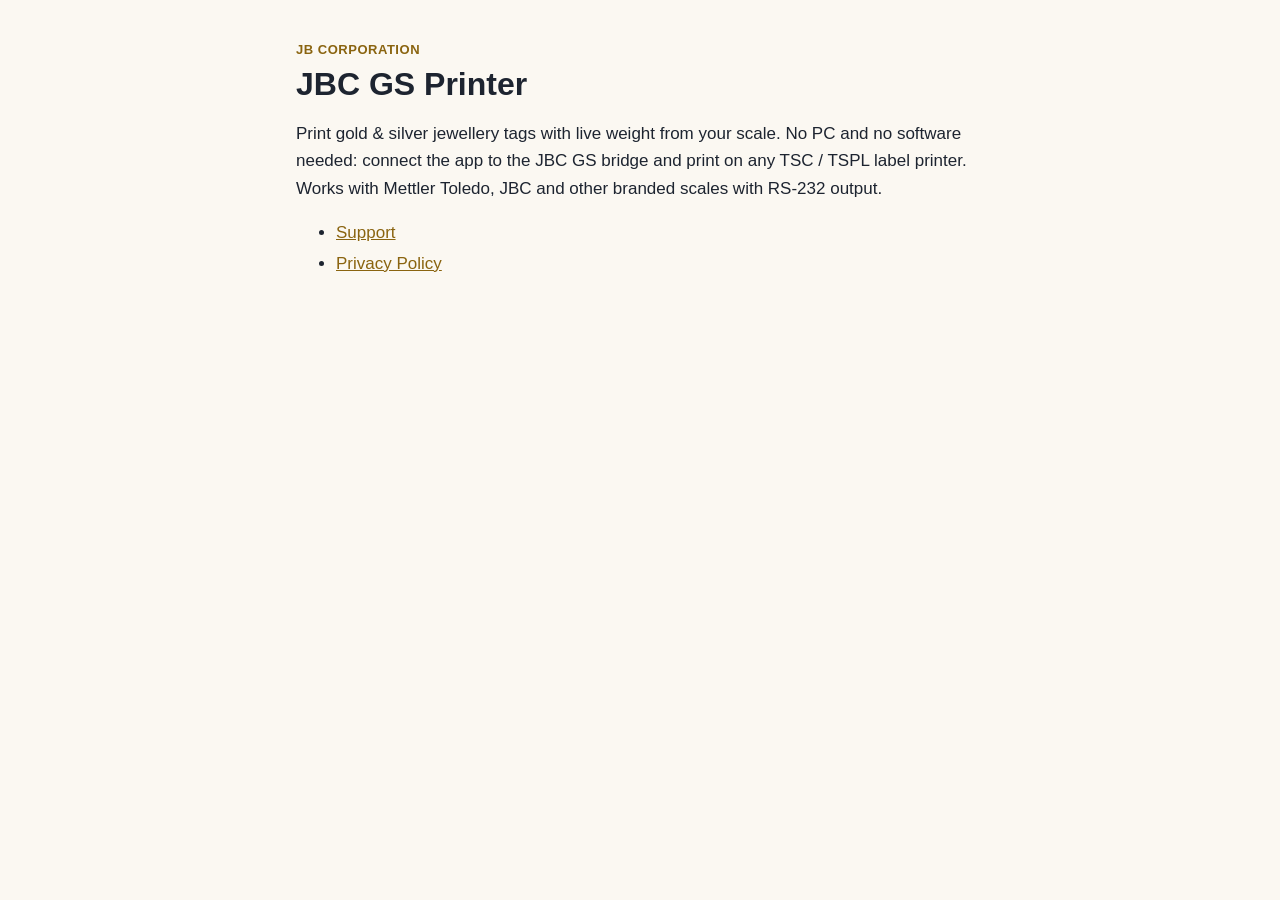
<file: docs/index.html>
<!doctype html>
<html lang="en">
<head>
<meta charset="utf-8">
<meta name="viewport" content="width=device-width, initial-scale=1">
<title>JBC GS Printer</title>
<meta name="description" content="Print gold and silver jewellery tags with live scale weight. No PC needed.">
<link rel="stylesheet" href="style.css">
</head>
<body>
<main>
  <p class="eyebrow">JB Corporation</p>
  <h1>JBC GS Printer</h1>
  <p>Print gold &amp; silver jewellery tags with live weight from your scale. No PC and no
  software needed: connect the app to the JBC GS bridge and print on any TSC / TSPL label
  printer. Works with Mettler Toledo, JBC and other branded scales with RS-232 output.</p>
  <ul>
    <li><a href="support.html">Support</a></li>
    <li><a href="privacy-policy.html">Privacy Policy</a></li>
  </ul>
</main>
</body>
</html>
</file>
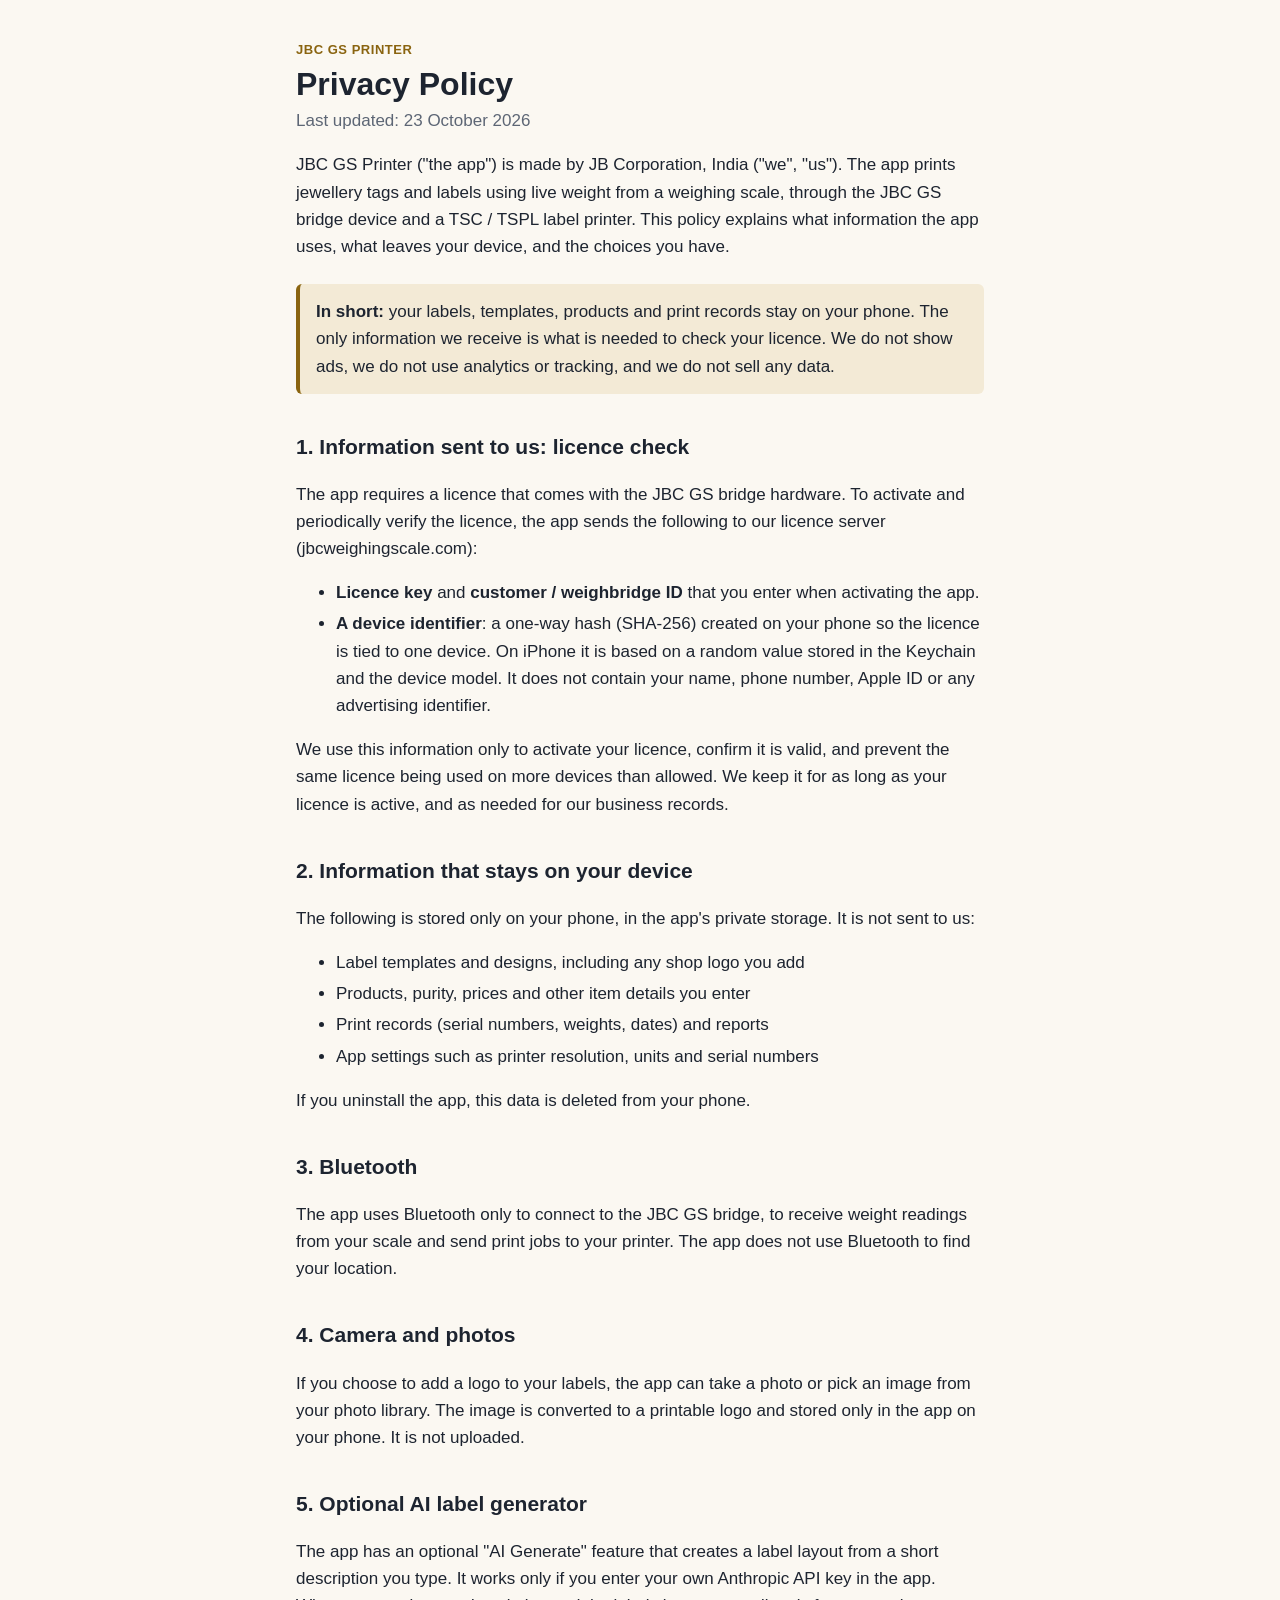
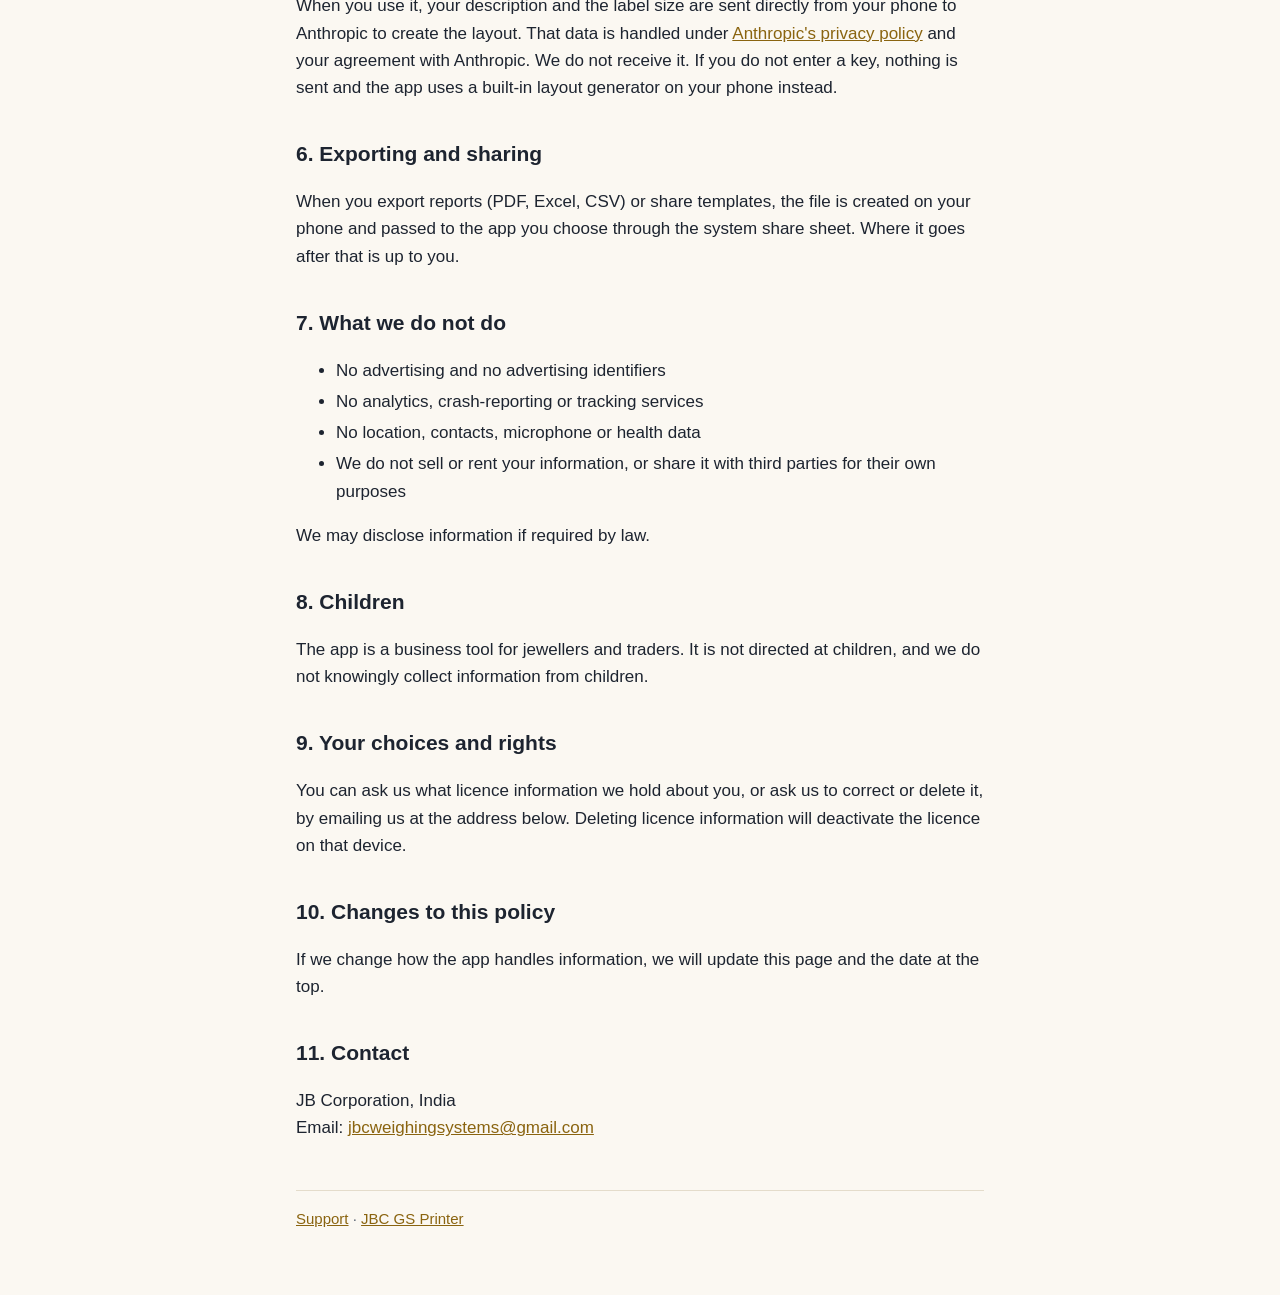
<file: docs/privacy-policy.html>
<!doctype html>
<html lang="en">
<head>
<meta charset="utf-8">
<meta name="viewport" content="width=device-width, initial-scale=1">
<title>Privacy Policy – JBC GS Printer</title>
<meta name="description" content="Privacy policy for the JBC GS Printer app by JB Corporation.">
<link rel="stylesheet" href="style.css">
</head>
<body>
<main>
  <p class="eyebrow">JBC GS Printer</p>
  <h1>Privacy Policy</h1>
  <p class="meta">Last updated: 23 October 2026</p>

  <p>JBC GS Printer ("the app") is made by JB Corporation, India ("we", "us"). The app prints
  jewellery tags and labels using live weight from a weighing scale, through the JBC GS bridge
  device and a TSC / TSPL label printer. This policy explains what information the app uses,
  what leaves your device, and the choices you have.</p>

  <div class="summary">
    <strong>In short:</strong> your labels, templates, products and print records stay on your
    phone. The only information we receive is what is needed to check your licence. We do not
    show ads, we do not use analytics or tracking, and we do not sell any data.
  </div>

  <h2>1. Information sent to us: licence check</h2>
  <p>The app requires a licence that comes with the JBC GS bridge hardware. To activate and
  periodically verify the licence, the app sends the following to our licence server
  (jbcweighingscale.com):</p>
  <ul>
    <li><strong>Licence key</strong> and <strong>customer / weighbridge ID</strong> that you enter
      when activating the app.</li>
    <li><strong>A device identifier</strong>: a one-way hash (SHA-256) created on your phone so the
      licence is tied to one device. On iPhone it is based on a random value stored in the
      Keychain and the device model. It does not contain your name, phone number, Apple ID or
      any advertising identifier.</li>
  </ul>
  <p>We use this information only to activate your licence, confirm it is valid, and prevent the
  same licence being used on more devices than allowed. We keep it for as long as your licence
  is active, and as needed for our business records.</p>

  <h2>2. Information that stays on your device</h2>
  <p>The following is stored only on your phone, in the app's private storage. It is not sent to
  us:</p>
  <ul>
    <li>Label templates and designs, including any shop logo you add</li>
    <li>Products, purity, prices and other item details you enter</li>
    <li>Print records (serial numbers, weights, dates) and reports</li>
    <li>App settings such as printer resolution, units and serial numbers</li>
  </ul>
  <p>If you uninstall the app, this data is deleted from your phone.</p>

  <h2>3. Bluetooth</h2>
  <p>The app uses Bluetooth only to connect to the JBC GS bridge, to receive weight readings
  from your scale and send print jobs to your printer. The app does not use Bluetooth to find
  your location.</p>

  <h2>4. Camera and photos</h2>
  <p>If you choose to add a logo to your labels, the app can take a photo or pick an image from
  your photo library. The image is converted to a printable logo and stored only in the app on
  your phone. It is not uploaded.</p>

  <h2>5. Optional AI label generator</h2>
  <p>The app has an optional "AI Generate" feature that creates a label layout from a short
  description you type. It works only if you enter your own Anthropic API key in the app. When
  you use it, your description and the label size are sent directly from your phone to
  Anthropic to create the layout. That data is handled under
  <a href="https://www.anthropic.com/legal/privacy">Anthropic's privacy policy</a> and your
  agreement with Anthropic. We do not receive it. If you do not enter a key, nothing is sent
  and the app uses a built-in layout generator on your phone instead.</p>

  <h2>6. Exporting and sharing</h2>
  <p>When you export reports (PDF, Excel, CSV) or share templates, the file is created on your
  phone and passed to the app you choose through the system share sheet. Where it goes after
  that is up to you.</p>

  <h2>7. What we do not do</h2>
  <ul>
    <li>No advertising and no advertising identifiers</li>
    <li>No analytics, crash-reporting or tracking services</li>
    <li>No location, contacts, microphone or health data</li>
    <li>We do not sell or rent your information, or share it with third parties for their
      own purposes</li>
  </ul>
  <p>We may disclose information if required by law.</p>

  <h2>8. Children</h2>
  <p>The app is a business tool for jewellers and traders. It is not directed at children, and
  we do not knowingly collect information from children.</p>

  <h2>9. Your choices and rights</h2>
  <p>You can ask us what licence information we hold about you, or ask us to correct or delete
  it, by emailing us at the address below. Deleting licence information will deactivate the
  licence on that device.</p>

  <h2>10. Changes to this policy</h2>
  <p>If we change how the app handles information, we will update this page and the date at the
  top.</p>

  <h2>11. Contact</h2>
  <p>JB Corporation, India<br>
  Email: <a href="mailto:jbcweighingsystems@gmail.com">jbcweighingsystems@gmail.com</a></p>

  <footer><a href="support.html">Support</a> · <a href="index.html">JBC GS Printer</a></footer>
</main>
</body>
</html>
</file>
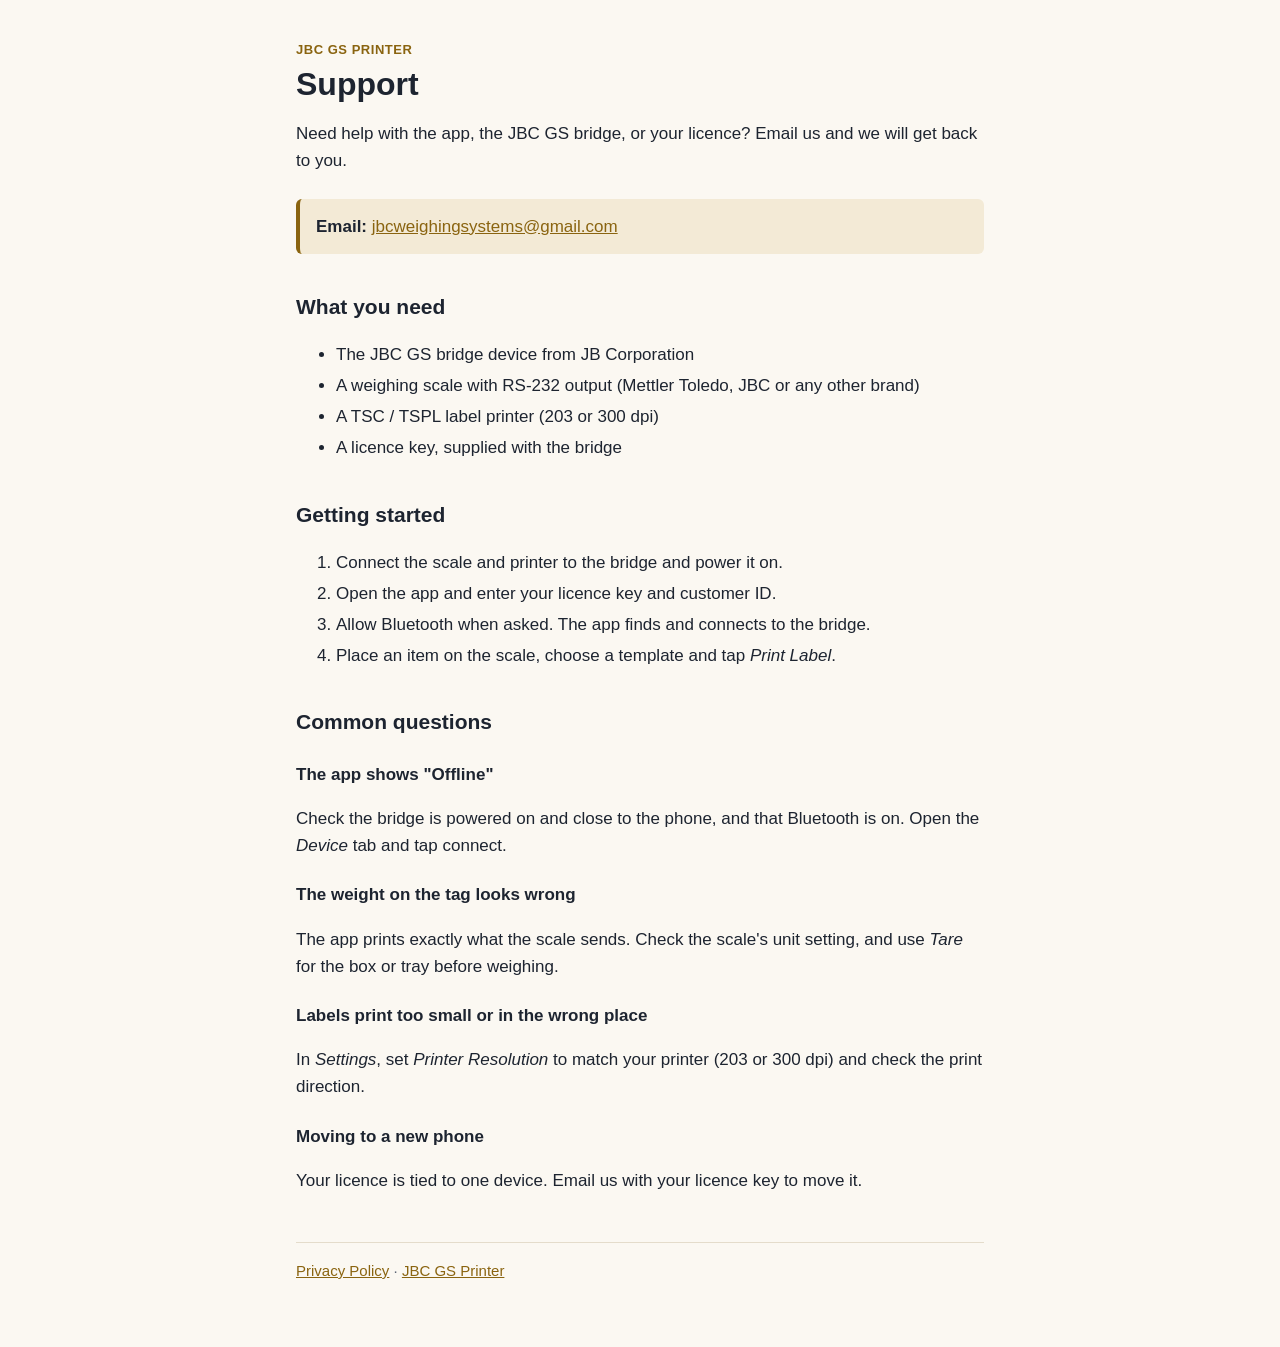
<file: docs/support.html>
<!doctype html>
<html lang="en">
<head>
<meta charset="utf-8">
<meta name="viewport" content="width=device-width, initial-scale=1">
<title>Support – JBC GS Printer</title>
<meta name="description" content="Help and support for the JBC GS Printer app by JB Corporation.">
<link rel="stylesheet" href="style.css">
</head>
<body>
<main>
  <p class="eyebrow">JBC GS Printer</p>
  <h1>Support</h1>
  <p>Need help with the app, the JBC GS bridge, or your licence? Email us and we will get back
  to you.</p>
  <div class="summary">
    <strong>Email:</strong> <a href="mailto:jbcweighingsystems@gmail.com?subject=JBC%20GS%20Printer%20support">jbcweighingsystems@gmail.com</a>
  </div>

  <h2>What you need</h2>
  <ul>
    <li>The JBC GS bridge device from JB Corporation</li>
    <li>A weighing scale with RS-232 output (Mettler Toledo, JBC or any other brand)</li>
    <li>A TSC / TSPL label printer (203 or 300 dpi)</li>
    <li>A licence key, supplied with the bridge</li>
  </ul>

  <h2>Getting started</h2>
  <ol>
    <li>Connect the scale and printer to the bridge and power it on.</li>
    <li>Open the app and enter your licence key and customer ID.</li>
    <li>Allow Bluetooth when asked. The app finds and connects to the bridge.</li>
    <li>Place an item on the scale, choose a template and tap <em>Print Label</em>.</li>
  </ol>

  <h2>Common questions</h2>
  <h3>The app shows "Offline"</h3>
  <p>Check the bridge is powered on and close to the phone, and that Bluetooth is on. Open the
  <em>Device</em> tab and tap connect.</p>
  <h3>The weight on the tag looks wrong</h3>
  <p>The app prints exactly what the scale sends. Check the scale's unit setting, and use
  <em>Tare</em> for the box or tray before weighing.</p>
  <h3>Labels print too small or in the wrong place</h3>
  <p>In <em>Settings</em>, set <em>Printer Resolution</em> to match your printer (203 or 300 dpi)
  and check the print direction.</p>
  <h3>Moving to a new phone</h3>
  <p>Your licence is tied to one device. Email us with your licence key to move it.</p>

  <footer><a href="privacy-policy.html">Privacy Policy</a> · <a href="index.html">JBC GS Printer</a></footer>
</main>
</body>
</html>
</file>
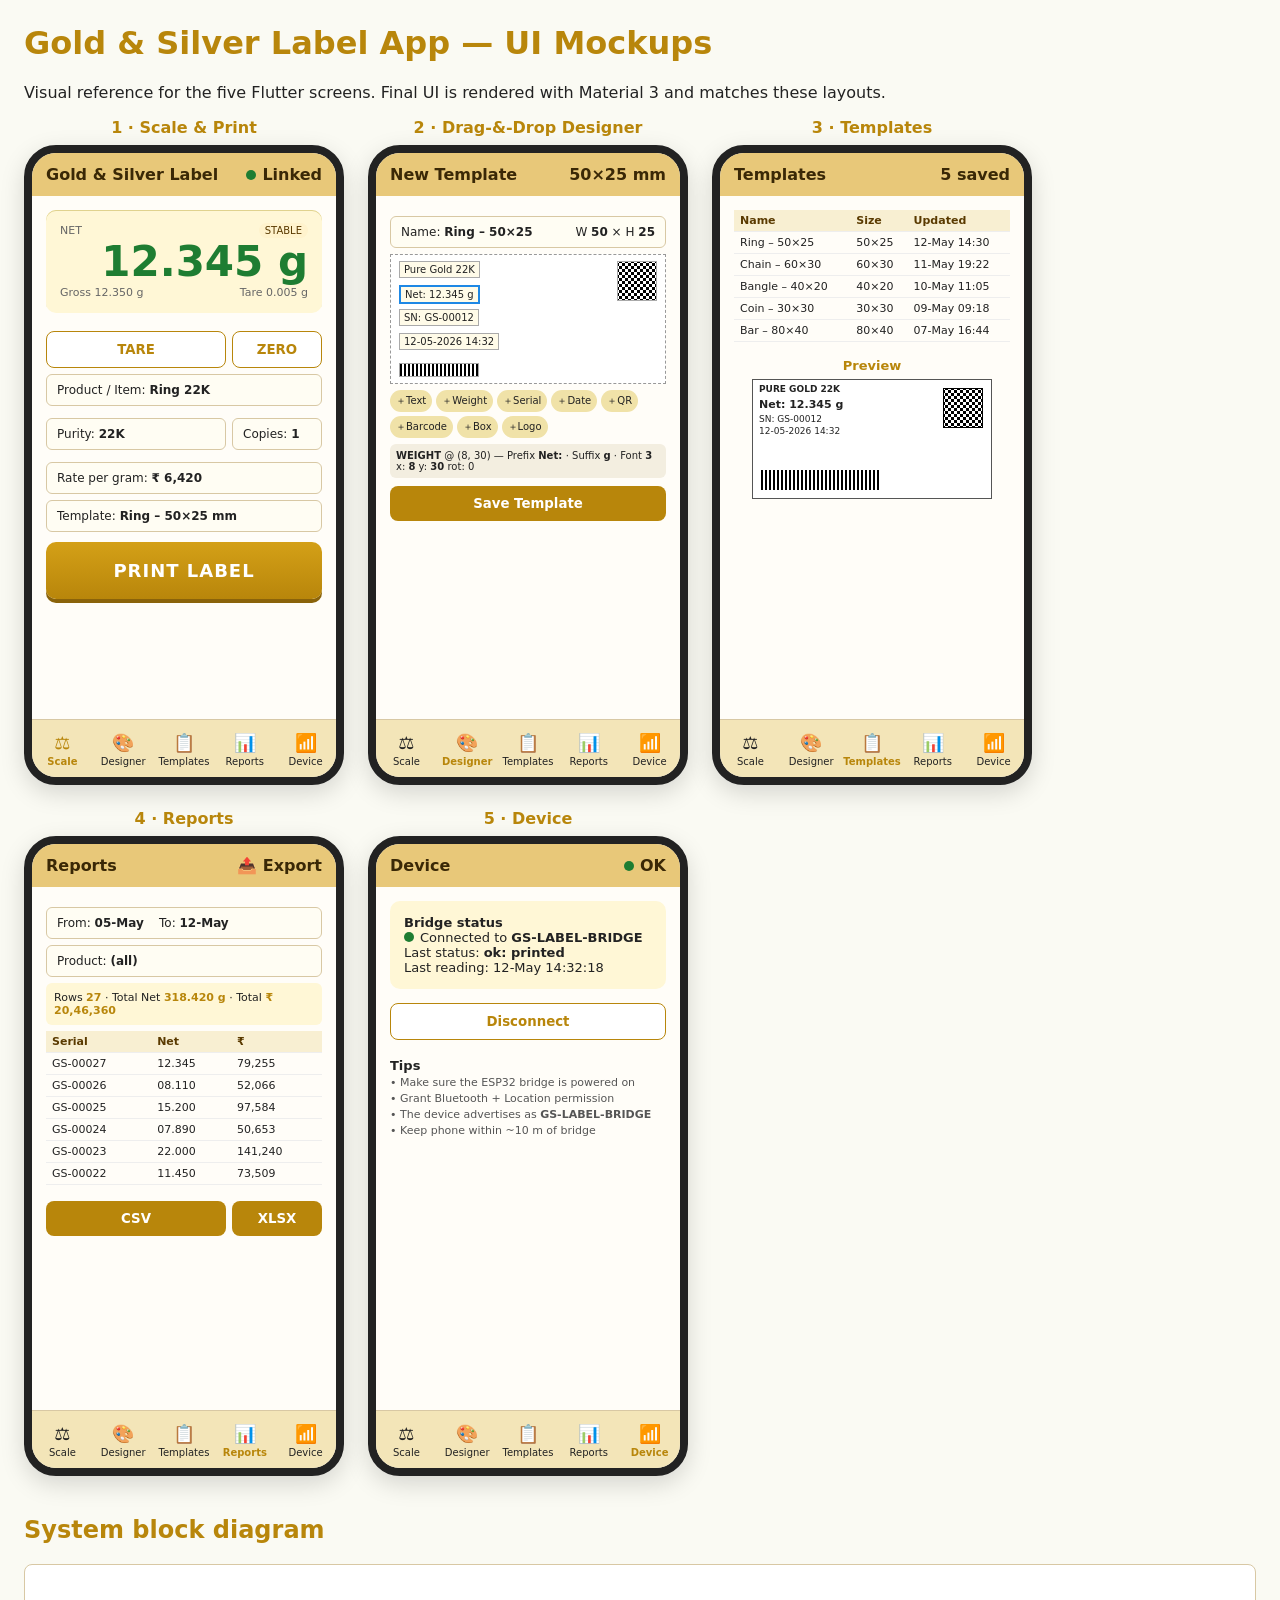
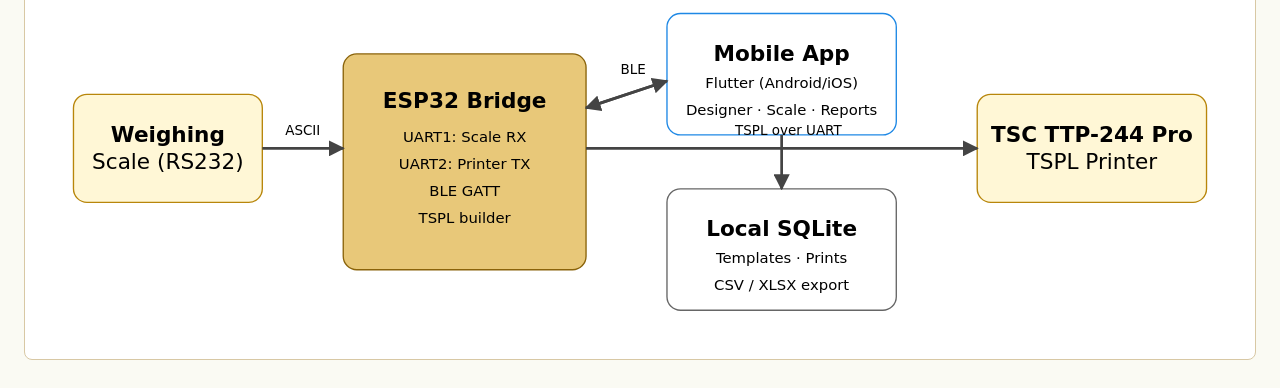
<file: mockups/app_screens_mockup.html>
<!DOCTYPE html>
<html lang="en">
<head>
<meta charset="UTF-8">
<title>Gold & Silver Label App — UI Mockups</title>
<style>
  :root {
    --gold:#B8860B; --gold-light:#E8C879; --bg:#f4ecd8; --ink:#222;
    --card:#fff; --line:#d8c8a4; --green:#1e7d32; --red:#c62828;
  }
  * { box-sizing:border-box; font-family:'Segoe UI', system-ui, sans-serif; }
  body { margin:0; padding:24px; background:#fafaf3; color:var(--ink); }
  h1 { color:var(--gold); margin-top:0; }
  .grid { display:grid; grid-template-columns:repeat(auto-fit, 320px); gap:24px; }
  .phone {
    width:320px; height:640px; border:8px solid #222; border-radius:32px;
    background:#fffdf8; overflow:hidden; box-shadow:0 8px 24px rgba(0,0,0,.15);
    display:flex; flex-direction:column;
  }
  .topbar { background:var(--gold-light); color:#3a2806; padding:12px 14px;
    font-weight:600; display:flex; align-items:center; justify-content:space-between; }
  .dot { width:10px; height:10px; border-radius:50%; display:inline-block; margin-right:6px; }
  .dot.green { background:var(--green); } .dot.red { background:var(--red); }
  .screen-name { text-align:center; font-weight:700; margin-bottom:8px; color:var(--gold); }
  .nav {
    margin-top:auto; display:grid; grid-template-columns:repeat(5,1fr);
    background:#f3e5b8; border-top:1px solid var(--line); padding:6px 0;
    font-size:10px; text-align:center;
  }
  .nav div { padding:4px 0; }
  .nav .active { color:var(--gold); font-weight:700; }
  .nav .ico { font-size:18px; line-height:1; }
  .body { flex:1; overflow-y:auto; padding:14px; font-size:13px; }

  /* scale screen */
  .reading {
    background:#fff7d6; border-radius:10px; padding:14px; margin-bottom:10px;
    box-shadow:0 1px 0 #e0d28e inset;
  }
  .reading .big { font-size:42px; font-weight:800; color:var(--green); text-align:right; }
  .reading .row { display:flex; justify-content:space-between; font-size:11px; color:#666; }
  .btn { background:var(--gold); color:#fff; padding:10px; border-radius:8px;
    text-align:center; font-weight:700; border:none; width:100%; margin-top:8px; }
  .btn.secondary { background:#fff; color:var(--gold); border:1px solid var(--gold); }
  .field { background:#fffdf3; border:1px solid var(--line); border-radius:6px;
    padding:8px 10px; margin:6px 0; font-size:12px; }
  .row2 { display:grid; grid-template-columns:2fr 1fr; gap:6px; }
  .badge { background:#fff3cd; color:#5a3a00; padding:2px 6px; border-radius:10px; font-size:10px; }
  .printbtn {
    background:linear-gradient(180deg,#d4a017 0%, #b8860b 100%); color:#fff;
    padding:18px; border-radius:10px; text-align:center; font-size:18px;
    font-weight:800; letter-spacing:1px; margin-top:10px;
    box-shadow:0 4px 0 #8a630a;
  }

  /* designer screen */
  .canvas {
    background:#fff; border:1px dashed #999; height:130px;
    position:relative; margin:6px 0;
  }
  .elem {
    position:absolute; border:1px solid #aaa; background:#fffbe8;
    padding:2px 4px; font-size:10px;
  }
  .elem.sel { border:2px solid #1e88e5; }
  .tools { display:flex; flex-wrap:wrap; gap:4px; margin-bottom:6px; }
  .tools span { background:#f0e2a8; padding:4px 6px; border-radius:14px; font-size:10px; }
  .insp { background:#f3eee0; border-radius:6px; padding:6px; font-size:10px; }

  /* reports / templates */
  table { width:100%; border-collapse:collapse; font-size:11px; }
  th,td { text-align:left; padding:4px 6px; border-bottom:1px solid #eee; }
  th { background:#f8efd2; color:#5a3a00; }
  .summary { background:#fff7d6; padding:8px; border-radius:6px; margin:6px 0; font-size:11px; }
  .summary b { color:var(--gold); }

  /* device screen */
  .status-card { background:#fff7d6; border-radius:10px; padding:14px; }
  .tip { font-size:11px; color:#555; margin:3px 0; }

  /* fake label preview */
  .label {
    width:240px; height:120px; background:#fff; border:1px solid #555;
    position:relative; margin:auto; font-size:9px;
  }
  .label .l-text { position:absolute; }
  .label .l-qr { position:absolute; right:8px; top:8px;
    width:40px; height:40px; background:repeating-conic-gradient(#000 0% 25%, #fff 0% 50%) 50% / 6px 6px; border:1px solid #000; }
  .label .l-bar { position:absolute; left:8px; bottom:8px; width:120px; height:20px;
    background:repeating-linear-gradient(90deg,#000 0 2px,#fff 2px 4px); }
</style>
</head>
<body>

<h1>Gold &amp; Silver Label App — UI Mockups</h1>
<p>Visual reference for the five Flutter screens. Final UI is rendered with Material 3 and matches these layouts.</p>

<div class="grid">

  <!-- ============ SCALE / PRINT ============ -->
  <div>
    <div class="screen-name">1 · Scale &amp; Print</div>
    <div class="phone">
      <div class="topbar">
        <span>Gold &amp; Silver Label</span>
        <span><span class="dot green"></span>Linked</span>
      </div>
      <div class="body">
        <div class="reading">
          <div class="row"><span>NET</span><span><span class="badge">STABLE</span></span></div>
          <div class="big">12.345 g</div>
          <div class="row"><span>Gross 12.350 g</span><span>Tare 0.005 g</span></div>
        </div>
        <div class="row2">
          <button class="btn secondary">TARE</button>
          <button class="btn secondary">ZERO</button>
        </div>
        <div class="field">Product / Item: <b>Ring 22K</b></div>
        <div class="row2">
          <div class="field">Purity: <b>22K</b></div>
          <div class="field">Copies: <b>1</b></div>
        </div>
        <div class="field">Rate per gram: <b>₹ 6,420</b></div>
        <div class="field">Template: <b>Ring – 50×25 mm</b></div>
        <div class="printbtn">PRINT LABEL</div>
      </div>
      <div class="nav">
        <div class="active"><div class="ico">⚖️</div>Scale</div>
        <div><div class="ico">🎨</div>Designer</div>
        <div><div class="ico">📋</div>Templates</div>
        <div><div class="ico">📊</div>Reports</div>
        <div><div class="ico">📶</div>Device</div>
      </div>
    </div>
  </div>

  <!-- ============ DESIGNER ============ -->
  <div>
    <div class="screen-name">2 · Drag-&amp;-Drop Designer</div>
    <div class="phone">
      <div class="topbar"><span>New Template</span><span>50×25 mm</span></div>
      <div class="body">
        <div class="field" style="display:flex; gap:6px;">
          <span style="flex:1">Name: <b>Ring – 50×25</b></span>
          <span>W <b>50</b> × H <b>25</b></span>
        </div>
        <div class="canvas">
          <div class="elem" style="left:8px; top:6px;">Pure Gold 22K</div>
          <div class="elem sel" style="left:8px; top:30px;">Net: 12.345 g</div>
          <div class="elem" style="left:8px; top:54px;">SN: GS-00012</div>
          <div class="elem" style="left:8px; top:78px;">12-05-2026 14:32</div>
          <div class="elem" style="right:8px; top:6px; width:40px; height:40px;
            background:repeating-conic-gradient(#000 0% 25%, #fff 0% 50%) 50% / 6px 6px;"></div>
          <div class="elem" style="left:8px; bottom:6px; width:80px; height:14px;
            background:repeating-linear-gradient(90deg,#000 0 2px,#fff 2px 4px);"></div>
        </div>
        <div class="tools">
          <span>＋Text</span><span>＋Weight</span><span>＋Serial</span>
          <span>＋Date</span><span>＋QR</span><span>＋Barcode</span>
          <span>＋Box</span><span>＋Logo</span>
        </div>
        <div class="insp">
          <b>WEIGHT</b> @ (8, 30) — Prefix <b>Net: </b> · Suffix <b>g</b> · Font <b>3</b>
          <br>x: <b>8</b>  y: <b>30</b>  rot: 0
        </div>
        <button class="btn">Save Template</button>
      </div>
      <div class="nav">
        <div><div class="ico">⚖️</div>Scale</div>
        <div class="active"><div class="ico">🎨</div>Designer</div>
        <div><div class="ico">📋</div>Templates</div>
        <div><div class="ico">📊</div>Reports</div>
        <div><div class="ico">📶</div>Device</div>
      </div>
    </div>
  </div>

  <!-- ============ TEMPLATES ============ -->
  <div>
    <div class="screen-name">3 · Templates</div>
    <div class="phone">
      <div class="topbar"><span>Templates</span><span>5 saved</span></div>
      <div class="body">
        <table>
          <tr><th>Name</th><th>Size</th><th>Updated</th></tr>
          <tr><td>Ring – 50×25</td><td>50×25</td><td>12-May 14:30</td></tr>
          <tr><td>Chain – 60×30</td><td>60×30</td><td>11-May 19:22</td></tr>
          <tr><td>Bangle – 40×20</td><td>40×20</td><td>10-May 11:05</td></tr>
          <tr><td>Coin – 30×30</td><td>30×30</td><td>09-May 09:18</td></tr>
          <tr><td>Bar – 80×40</td><td>80×40</td><td>07-May 16:44</td></tr>
        </table>
        <div style="margin-top:16px;">
          <div class="screen-name" style="margin:0 0 6px">Preview</div>
          <div class="label">
            <div class="l-text" style="left:6px; top:4px; font-weight:700">PURE GOLD 22K</div>
            <div class="l-text" style="left:6px; top:18px; font-size:11px; font-weight:700">Net: 12.345 g</div>
            <div class="l-text" style="left:6px; top:34px">SN: GS-00012</div>
            <div class="l-text" style="left:6px; top:46px">12-05-2026 14:32</div>
            <div class="l-qr"></div>
            <div class="l-bar"></div>
          </div>
        </div>
      </div>
      <div class="nav">
        <div><div class="ico">⚖️</div>Scale</div>
        <div><div class="ico">🎨</div>Designer</div>
        <div class="active"><div class="ico">📋</div>Templates</div>
        <div><div class="ico">📊</div>Reports</div>
        <div><div class="ico">📶</div>Device</div>
      </div>
    </div>
  </div>

  <!-- ============ REPORTS ============ -->
  <div>
    <div class="screen-name">4 · Reports</div>
    <div class="phone">
      <div class="topbar"><span>Reports</span><span>📤 Export</span></div>
      <div class="body">
        <div class="field">From: <b>05-May</b>  &nbsp;&nbsp;  To: <b>12-May</b></div>
        <div class="field">Product: <b>(all)</b></div>
        <div class="summary">
          Rows <b>27</b> · Total Net <b>318.420 g</b> · Total <b>₹ 20,46,360</b>
        </div>
        <table>
          <tr><th>Serial</th><th>Net</th><th>₹</th></tr>
          <tr><td>GS-00027</td><td>12.345</td><td>79,255</td></tr>
          <tr><td>GS-00026</td><td>08.110</td><td>52,066</td></tr>
          <tr><td>GS-00025</td><td>15.200</td><td>97,584</td></tr>
          <tr><td>GS-00024</td><td>07.890</td><td>50,653</td></tr>
          <tr><td>GS-00023</td><td>22.000</td><td>141,240</td></tr>
          <tr><td>GS-00022</td><td>11.450</td><td>73,509</td></tr>
        </table>
        <div class="row2" style="margin-top:8px">
          <button class="btn">CSV</button>
          <button class="btn">XLSX</button>
        </div>
      </div>
      <div class="nav">
        <div><div class="ico">⚖️</div>Scale</div>
        <div><div class="ico">🎨</div>Designer</div>
        <div><div class="ico">📋</div>Templates</div>
        <div class="active"><div class="ico">📊</div>Reports</div>
        <div><div class="ico">📶</div>Device</div>
      </div>
    </div>
  </div>

  <!-- ============ DEVICE ============ -->
  <div>
    <div class="screen-name">5 · Device</div>
    <div class="phone">
      <div class="topbar"><span>Device</span><span><span class="dot green"></span>OK</span></div>
      <div class="body">
        <div class="status-card">
          <b>Bridge status</b><br>
          <span class="dot green"></span>Connected to <b>GS-LABEL-BRIDGE</b><br>
          Last status: <b>ok: printed</b><br>
          Last reading: 12-May 14:32:18
        </div>
        <button class="btn secondary" style="margin-top:14px">Disconnect</button>
        <div style="margin-top:18px"><b>Tips</b></div>
        <div class="tip">• Make sure the ESP32 bridge is powered on</div>
        <div class="tip">• Grant Bluetooth + Location permission</div>
        <div class="tip">• The device advertises as <b>GS-LABEL-BRIDGE</b></div>
        <div class="tip">• Keep phone within ~10 m of bridge</div>
      </div>
      <div class="nav">
        <div><div class="ico">⚖️</div>Scale</div>
        <div><div class="ico">🎨</div>Designer</div>
        <div><div class="ico">📋</div>Templates</div>
        <div><div class="ico">📊</div>Reports</div>
        <div class="active"><div class="ico">📶</div>Device</div>
      </div>
    </div>
  </div>

</div>

<h2 style="margin-top:40px; color:var(--gold)">System block diagram</h2>
<svg viewBox="0 0 900 280" xmlns="http://www.w3.org/2000/svg" style="background:#fff; border:1px solid var(--line); border-radius:8px; padding:8px; max-width:100%">
  <defs>
    <marker id="ar" viewBox="0 0 10 10" refX="9" refY="5" markerWidth="6" markerHeight="6" orient="auto">
      <path d="M0,0 L10,5 L0,10 z" fill="#444"/>
    </marker>
  </defs>
  <rect x="30"  y="90"  width="140" height="80" rx="10" fill="#fff7d6" stroke="#B8860B"/>
  <text x="100" y="125" text-anchor="middle" font-weight="700">Weighing</text>
  <text x="100" y="145" text-anchor="middle">Scale (RS232)</text>

  <rect x="230" y="60"  width="180" height="160" rx="10" fill="#E8C879" stroke="#8a630a"/>
  <text x="320" y="100" text-anchor="middle" font-weight="700">ESP32 Bridge</text>
  <text x="320" y="125" text-anchor="middle" font-size="11">UART1: Scale RX</text>
  <text x="320" y="145" text-anchor="middle" font-size="11">UART2: Printer TX</text>
  <text x="320" y="165" text-anchor="middle" font-size="11">BLE GATT</text>
  <text x="320" y="185" text-anchor="middle" font-size="11">TSPL builder</text>

  <rect x="470" y="30"  width="170" height="90" rx="10" fill="#fff" stroke="#1e88e5"/>
  <text x="555" y="65"  text-anchor="middle" font-weight="700">Mobile App</text>
  <text x="555" y="85"  text-anchor="middle" font-size="11">Flutter (Android/iOS)</text>
  <text x="555" y="105" text-anchor="middle" font-size="11">Designer · Scale · Reports</text>

  <rect x="470" y="160" width="170" height="90" rx="10" fill="#fff" stroke="#666"/>
  <text x="555" y="195" text-anchor="middle" font-weight="700">Local SQLite</text>
  <text x="555" y="215" text-anchor="middle" font-size="11">Templates · Prints</text>
  <text x="555" y="235" text-anchor="middle" font-size="11">CSV / XLSX export</text>

  <rect x="700" y="90"  width="170" height="80" rx="10" fill="#fff7d6" stroke="#B8860B"/>
  <text x="785" y="125" text-anchor="middle" font-weight="700">TSC TTP-244 Pro</text>
  <text x="785" y="145" text-anchor="middle">TSPL Printer</text>

  <line x1="170" y1="130" x2="230" y2="130" stroke="#444" stroke-width="2" marker-end="url(#ar)"/>
  <text x="200" y="120" text-anchor="middle" font-size="10">ASCII</text>

  <line x1="410" y1="100" x2="470" y2="80"  stroke="#444" stroke-width="2" marker-end="url(#ar)"/>
  <line x1="470" y1="80"  x2="410" y2="100" stroke="#444" stroke-width="2" marker-end="url(#ar)"/>
  <text x="445" y="75"  text-anchor="middle" font-size="10">BLE</text>

  <line x1="410" y1="130" x2="700" y2="130" stroke="#444" stroke-width="2" marker-end="url(#ar)"/>
  <text x="560" y="120" text-anchor="middle" font-size="10">TSPL over UART</text>

  <line x1="555" y1="120" x2="555" y2="160" stroke="#444" stroke-width="2" marker-end="url(#ar)"/>
</svg>

</body>
</html>
</file>
<file: docs/style.css>
:root {
  --bg: #fbf8f2;
  --text: #1d2430;
  --muted: #5d6675;
  --accent: #8a6410;
  --box: #f3ead6;
  --rule: #e4dccb;
}
@media (prefers-color-scheme: dark) {
  :root {
    --bg: #111722;
    --text: #e8ebf1;
    --muted: #a3acba;
    --accent: #e8b648;
    --box: #1c2533;
    --rule: #2a3445;
  }
}
* { box-sizing: border-box; }
body {
  margin: 0;
  background: var(--bg);
  color: var(--text);
  font: 17px/1.6 -apple-system, BlinkMacSystemFont, "Segoe UI", Roboto, sans-serif;
}
main { max-width: 720px; margin: 0 auto; padding: 40px 16px 64px; }
.eyebrow {
  margin: 0;
  color: var(--accent);
  font-weight: 600;
  letter-spacing: .04em;
  text-transform: uppercase;
  font-size: 13px;
}
h1 { margin: 4px 0 4px; font-size: 32px; line-height: 1.2; }
h2 { margin-top: 36px; font-size: 21px; }
h3 { margin: 22px 0 4px; font-size: 17px; }
.meta { color: var(--muted); margin-top: 0; }
.summary {
  background: var(--box);
  border-left: 4px solid var(--accent);
  border-radius: 6px;
  padding: 14px 16px;
  margin: 24px 0;
}
a { color: var(--accent); }
li { margin: 4px 0; }
footer {
  margin-top: 48px;
  padding-top: 16px;
  border-top: 1px solid var(--rule);
  color: var(--muted);
  font-size: 15px;
}
</file>
